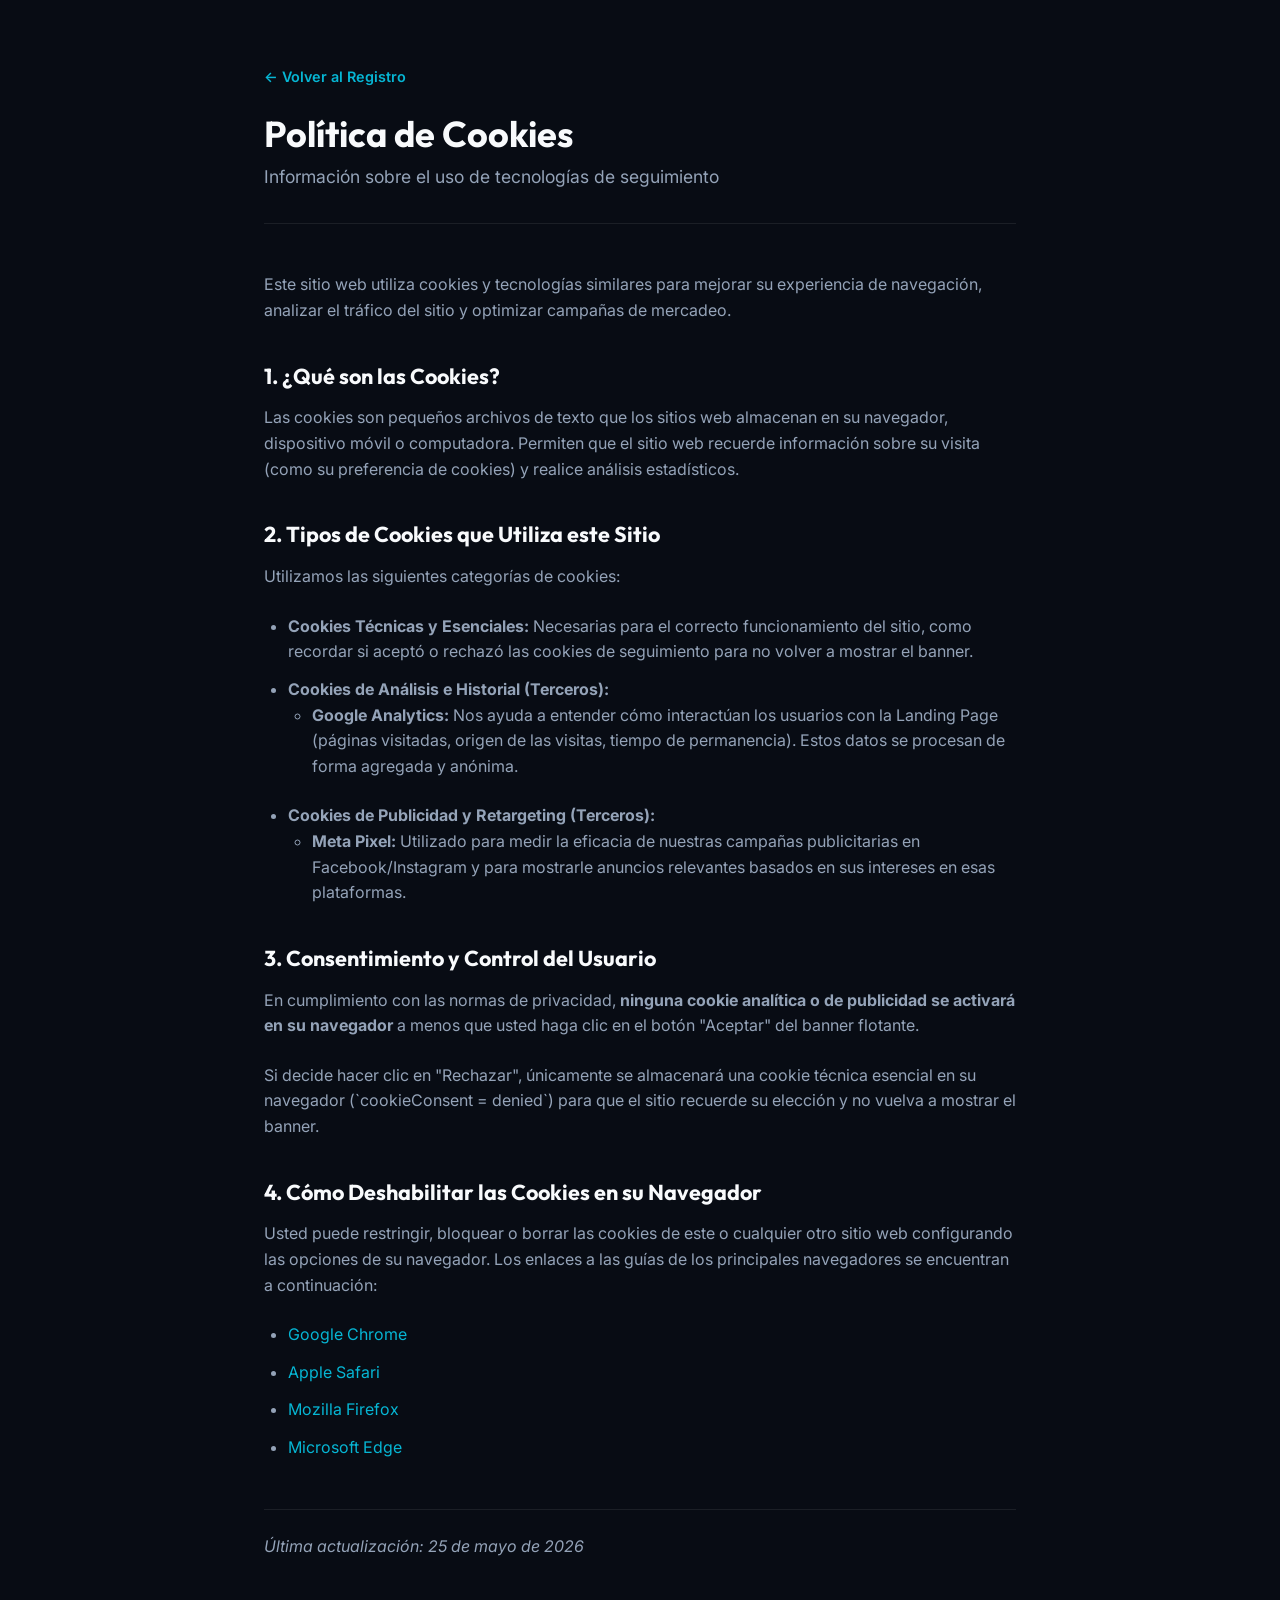
<file: politica-cookies.html>
<!DOCTYPE html>
<html lang="es">
<head>
    <meta charset="UTF-8">
    <meta name="viewport" content="width=device-width, initial-scale=1.0">
    <title>Política de Cookies | Webinar IA</title>
    <link rel="preconnect" href="https://fonts.googleapis.com">
    <link rel="preconnect" href="https://fonts.gstatic.com" crossorigin>
    <link href="https://fonts.googleapis.com/css2?family=Inter:wght@400;500;600&family=Outfit:wght@500;700&display=swap" rel="stylesheet">
    <link rel="stylesheet" href="css/style.css">
</head>
<body class="legal-page">
    <main class="legal-container">
        <header class="legal-header">
            <a href="index.html" class="back-link">← Volver al Registro</a>
            <h1>Política de Cookies</h1>
            <p class="subtitle">Información sobre el uso de tecnologías de seguimiento</p>
        </header>

        <section class="legal-content">
            <p>Este sitio web utiliza cookies y tecnologías similares para mejorar su experiencia de navegación, analizar el tráfico del sitio y optimizar campañas de mercadeo.</p>

            <h2>1. ¿Qué son las Cookies?</h2>
            <p>Las cookies son pequeños archivos de texto que los sitios web almacenan en su navegador, dispositivo móvil o computadora. Permiten que el sitio web recuerde información sobre su visita (como su preferencia de cookies) y realice análisis estadísticos.</p>

            <h2>2. Tipos de Cookies que Utiliza este Sitio</h2>
            <p>Utilizamos las siguientes categorías de cookies:</p>
            <ul>
                <li><strong>Cookies Técnicas y Esenciales:</strong> Necesarias para el correcto funcionamiento del sitio, como recordar si aceptó o rechazó las cookies de seguimiento para no volver a mostrar el banner.</li>
                <li><strong>Cookies de Análisis e Historial (Terceros):</strong>
                    <ul>
                        <li><strong>Google Analytics:</strong> Nos ayuda a entender cómo interactúan los usuarios con la Landing Page (páginas visitadas, origen de las visitas, tiempo de permanencia). Estos datos se procesan de forma agregada y anónima.</li>
                    </ul>
                </li>
                <li><strong>Cookies de Publicidad y Retargeting (Terceros):</strong>
                    <ul>
                        <li><strong>Meta Pixel:</strong> Utilizado para medir la eficacia de nuestras campañas publicitarias en Facebook/Instagram y para mostrarle anuncios relevantes basados en sus intereses en esas plataformas.</li>
                    </ul>
                </li>
            </ul>

            <h2>3. Consentimiento y Control del Usuario</h2>
            <p>En cumplimiento con las normas de privacidad, <strong>ninguna cookie analítica o de publicidad se activará en su navegador</strong> a menos que usted haga clic en el botón "Aceptar" del banner flotante.</p>
            <p>Si decide hacer clic en "Rechazar", únicamente se almacenará una cookie técnica esencial en su navegador (`cookieConsent = denied`) para que el sitio recuerde su elección y no vuelva a mostrar el banner.</p>

            <h2>4. Cómo Deshabilitar las Cookies en su Navegador</h2>
            <p>Usted puede restringir, bloquear o borrar las cookies de este o cualquier otro sitio web configurando las opciones de su navegador. Los enlaces a las guías de los principales navegadores se encuentran a continuación:</p>
            <ul>
                <li><a href="https://support.google.com/chrome/answer/95647?hl=es" target="_blank" rel="noopener noreferrer">Google Chrome</a></li>
                <li><a href="https://support.apple.com/es-es/guide/safari/sfri11471/mac" target="_blank" rel="noopener noreferrer">Apple Safari</a></li>
                <li><a href="https://support.mozilla.org/es/kb/habilitar-y-deshabilitar-cookies-sitios-web-rastrear-preferencias" target="_blank" rel="noopener noreferrer">Mozilla Firefox</a></li>
                <li><a href="https://support.microsoft.com/es-es/windows/eliminar-y-administrar-cookies-168dab11-0753-043d-7c16-ede5947fc64d" target="_blank" rel="noopener noreferrer">Microsoft Edge</a></li>
            </ul>

            <p class="last-update">Última actualización: 25 de mayo de 2026</p>
        </section>
    </main>
</body>
</html>
</file>
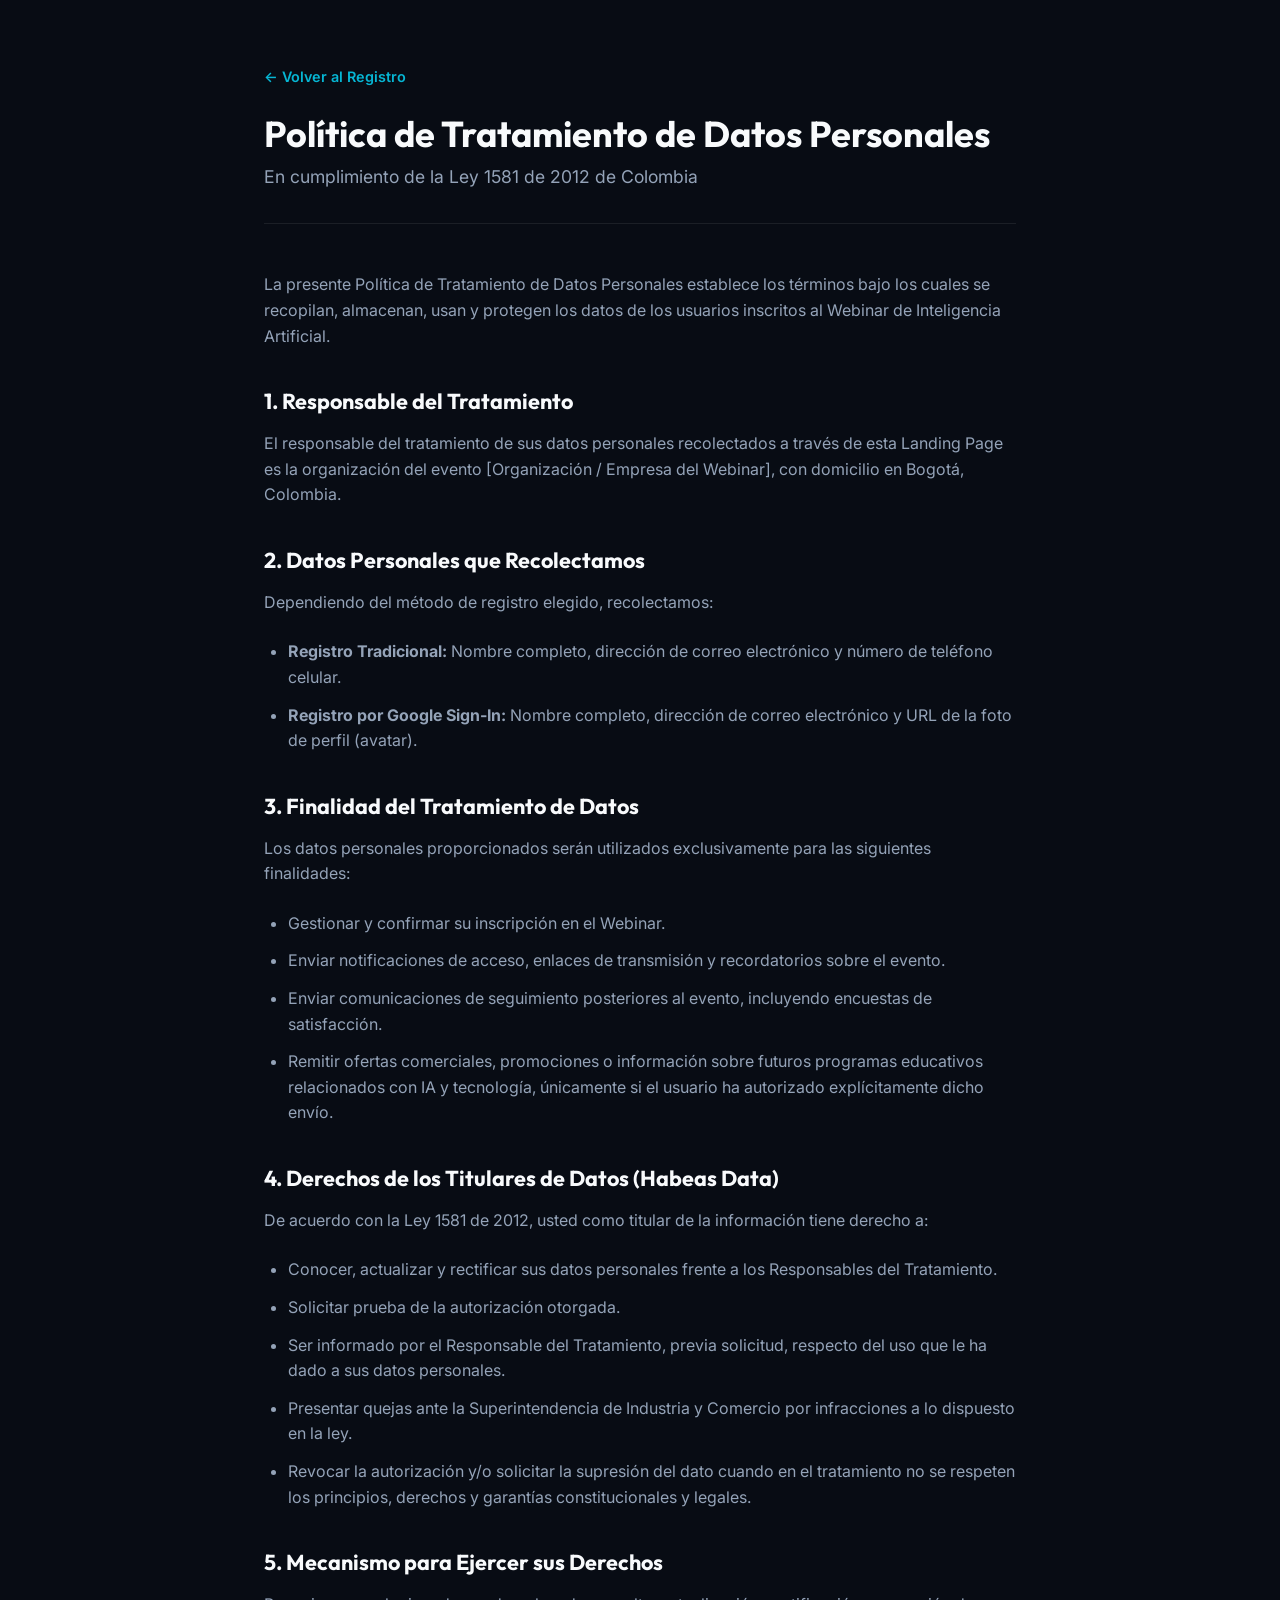
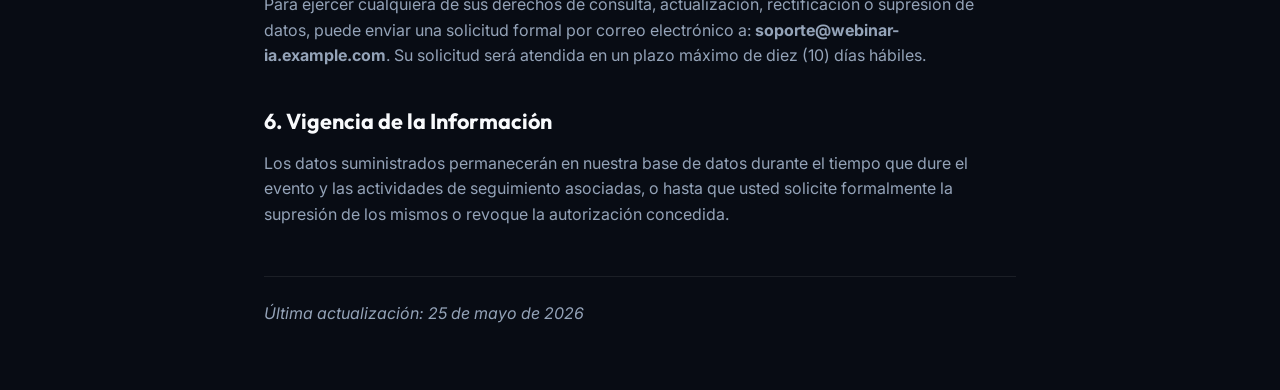
<file: politica-privacidad.html>
<!DOCTYPE html>
<html lang="es">
<head>
    <meta charset="UTF-8">
    <meta name="viewport" content="width=device-width, initial-scale=1.0">
    <title>Política de Privacidad y Tratamiento de Datos (Ley 1581) | Webinar IA</title>
    <link rel="preconnect" href="https://fonts.googleapis.com">
    <link rel="preconnect" href="https://fonts.gstatic.com" crossorigin>
    <link href="https://fonts.googleapis.com/css2?family=Inter:wght@400;500;600&family=Outfit:wght@500;700&display=swap" rel="stylesheet">
    <link rel="stylesheet" href="css/style.css">
</head>
<body class="legal-page">
    <main class="legal-container">
        <header class="legal-header">
            <a href="index.html" class="back-link">← Volver al Registro</a>
            <h1>Política de Tratamiento de Datos Personales</h1>
            <p class="subtitle">En cumplimiento de la Ley 1581 de 2012 de Colombia</p>
        </header>

        <section class="legal-content">
            <p>La presente Política de Tratamiento de Datos Personales establece los términos bajo los cuales se recopilan, almacenan, usan y protegen los datos de los usuarios inscritos al Webinar de Inteligencia Artificial.</p>

            <h2>1. Responsable del Tratamiento</h2>
            <p>El responsable del tratamiento de sus datos personales recolectados a través de esta Landing Page es la organización del evento [Organización / Empresa del Webinar], con domicilio en Bogotá, Colombia.</p>

            <h2>2. Datos Personales que Recolectamos</h2>
            <p>Dependiendo del método de registro elegido, recolectamos:</p>
            <ul>
                <li><strong>Registro Tradicional:</strong> Nombre completo, dirección de correo electrónico y número de teléfono celular.</li>
                <li><strong>Registro por Google Sign-In:</strong> Nombre completo, dirección de correo electrónico y URL de la foto de perfil (avatar).</li>
            </ul>

            <h2>3. Finalidad del Tratamiento de Datos</h2>
            <p>Los datos personales proporcionados serán utilizados exclusivamente para las siguientes finalidades:</p>
            <ul>
                <li>Gestionar y confirmar su inscripción en el Webinar.</li>
                <li>Enviar notificaciones de acceso, enlaces de transmisión y recordatorios sobre el evento.</li>
                <li>Enviar comunicaciones de seguimiento posteriores al evento, incluyendo encuestas de satisfacción.</li>
                <li>Remitir ofertas comerciales, promociones o información sobre futuros programas educativos relacionados con IA y tecnología, únicamente si el usuario ha autorizado explícitamente dicho envío.</li>
            </ul>

            <h2>4. Derechos de los Titulares de Datos (Habeas Data)</h2>
            <p>De acuerdo con la Ley 1581 de 2012, usted como titular de la información tiene derecho a:</p>
            <ul>
                <li>Conocer, actualizar y rectificar sus datos personales frente a los Responsables del Tratamiento.</li>
                <li>Solicitar prueba de la autorización otorgada.</li>
                <li>Ser informado por el Responsable del Tratamiento, previa solicitud, respecto del uso que le ha dado a sus datos personales.</li>
                <li>Presentar quejas ante la Superintendencia de Industria y Comercio por infracciones a lo dispuesto en la ley.</li>
                <li>Revocar la autorización y/o solicitar la supresión del dato cuando en el tratamiento no se respeten los principios, derechos y garantías constitucionales y legales.</li>
            </ul>

            <h2>5. Mecanismo para Ejercer sus Derechos</h2>
            <p>Para ejercer cualquiera de sus derechos de consulta, actualización, rectificación o supresión de datos, puede enviar una solicitud formal por correo electrónico a: <strong>soporte@webinar-ia.example.com</strong>. Su solicitud será atendida en un plazo máximo de diez (10) días hábiles.</p>

            <h2>6. Vigencia de la Información</h2>
            <p>Los datos suministrados permanecerán en nuestra base de datos durante el tiempo que dure el evento y las actividades de seguimiento asociadas, o hasta que usted solicite formalmente la supresión de los mismos o revoque la autorización concedida.</p>

            <p class="last-update">Última actualización: 25 de mayo de 2026</p>
        </section>
    </main>
</body>
</html>
</file>
<file: css/style.css>
/* ==========================================
   DISEÑO DE TOKENS & DISEÑO DE SISTEMAS (CSS)
   ========================================== */

:root {
    /* Paleta de Colores (Estilo Tech Dark) */
    --color-bg-base: #0B0F19;
    --color-bg-card: rgba(30, 41, 59, 0.45);
    --color-border-card: rgba(255, 255, 255, 0.08);
    --color-border-focus: #06B6D4;

    --color-primary: #6366F1;
    /* Indigo */
    --color-primary-hover: #4F46E5;
    --color-secondary: #06B6D4;
    /* Cyan */
    --color-secondary-hover: #0891B2;
    --color-accent: #8B5CF6;
    /* Violet */
    --color-success: #10B981;
    /* Emerald */
    --color-error: #EF4444;
    /* Red */

    /* Colores de Texto */
    --color-text-main: #F8FAFC;
    --color-text-muted: #94A3B8;
    --color-text-dark: #0F172A;

    /* Tipografía */
    --font-headings: 'Outfit', sans-serif;
    --font-body: 'Inter', sans-serif;

    /* Sombras y Efectos */
    --shadow-neon-primary: 0 0 15px rgba(99, 102, 241, 0.25);
    --shadow-neon-secondary: 0 0 15px rgba(6, 182, 212, 0.25);
    --shadow-card: 0 8px 32px 0 rgba(0, 0, 0, 0.37);
    --transition-smooth: all 0.3s cubic-bezier(0.4, 0, 0.2, 1);
}

/* ==========================================
   RESET & ESTILOS BASE
   ========================================== */

*,
*::before,
*::after {
    box-sizing: border-box;
    margin: 0;
    padding: 0;
}

body {
    background-color: var(--color-bg-base);
    color: var(--color-text-main);
    font-family: var(--font-body);
    line-height: 1.6;
    overflow-x: hidden;
}

h1,
h2,
h3,
h4 {
    font-family: var(--font-headings);
    font-weight: 700;
    line-height: 1.2;
}

a {
    color: var(--color-secondary);
    text-decoration: none;
    transition: var(--transition-smooth);
}

a:hover {
    color: var(--color-secondary-hover);
    text-decoration: underline;
}

img {
    max-width: 100%;
    height: auto;
    display: block;
}

/* Ocultar elementos mediante clase */
.hidden {
    display: none !important;
}

/* ==========================================
   HEADER PRINCIPAL
   ========================================== */

.main-header {
    border-bottom: 1px solid var(--color-border-card);
    background-color: rgba(11, 15, 25, 0.8);
    backdrop-filter: blur(8px);
    position: sticky;
    top: 0;
    z-index: 100;
    padding: 1.25rem 0;
}

.header-container {
    max-width: 1200px;
    margin: 0 auto;
    padding: 0 1.5rem;
    display: flex;
    justify-content: space-between;
    align-items: center;
}

.logo {
    font-family: var(--font-headings);
    font-size: 1.5rem;
    font-weight: 700;
    letter-spacing: -0.5px;
}

.logo-accent {
    color: var(--color-primary);
    text-shadow: var(--shadow-neon-primary);
}

.event-tag {
    background-color: rgba(255, 255, 255, 0.05);
    border: 1px solid var(--color-border-card);
    padding: 0.5rem 1rem;
    border-radius: 9999px;
    font-size: 0.85rem;
    font-weight: 600;
    display: flex;
    align-items: center;
    gap: 0.5rem;
}

.pulse-icon {
    width: 8px;
    height: 8px;
    background-color: var(--color-error);
    border-radius: 50%;
    display: inline-block;
    box-shadow: 0 0 0 0 rgba(239, 68, 68, 0.7);
    animation: pulse 1.6s infinite;
}

@keyframes pulse {
    0% {
        transform: scale(0.95);
        box-shadow: 0 0 0 0 rgba(239, 68, 68, 0.7);
    }

    70% {
        transform: scale(1);
        box-shadow: 0 0 0 8px rgba(239, 68, 68, 0);
    }

    100% {
        transform: scale(0.95);
        box-shadow: 0 0 0 0 rgba(239, 68, 68, 0);
    }
}

/* ==========================================
   DISEÑO DE REJILLA PRINCIPAL (MOBILE FIRST)
   ========================================== */

.landing-main {
    max-width: 1200px;
    margin: 3rem auto;
    padding: 0 1.5rem;
}

.main-grid {
    display: grid;
    grid-template-columns: 1fr;
    gap: 3.5rem;
    align-items: start;
}

@media (min-width: 992px) {
    .main-grid {
        grid-template-columns: 1.2fr 0.8fr;
    }
}

/* ==========================================
   COLUMNA IZQUIERDA: INFORMACIÓN
   ========================================== */

.info-column .pre-title {
    color: var(--color-secondary);
    font-family: var(--font-headings);
    font-size: 0.9rem;
    font-weight: 700;
    letter-spacing: 2px;
    margin-bottom: 0.75rem;
    text-transform: uppercase;
}

.info-column h1 {
    font-size: 2.25rem;
    margin-bottom: 1.5rem;
    background: linear-gradient(135deg, var(--color-text-main) 30%, var(--color-secondary) 100%);
    -webkit-background-clip: text;
    -webkit-text-fill-color: transparent;
}

@media (min-width: 768px) {
    .info-column h1 {
        font-size: 3rem;
    }
}

.hero-desc {
    font-size: 1.125rem;
    color: var(--color-text-muted);
    margin-bottom: 2.5rem;
}

/* Caja de Beneficios */
.features-box {
    background-color: rgba(255, 255, 255, 0.02);
    border: 1px solid var(--color-border-card);
    border-radius: 16px;
    padding: 2rem;
    margin-bottom: 2.5rem;
}

.features-box h2,
.agenda-box h2 {
    font-size: 1.5rem;
    margin-bottom: 1.5rem;
    color: var(--color-text-main);
}

.benefits-list {
    list-style: none;
}

.benefits-list li {
    display: flex;
    gap: 1rem;
    margin-bottom: 1.5rem;
}

.benefits-list li:last-child {
    margin-bottom: 0;
}

.benefit-icon {
    color: var(--color-success);
    font-weight: bold;
    font-size: 1.2rem;
    flex-shrink: 0;
}

.benefits-list strong {
    color: var(--color-text-main);
    display: block;
    margin-bottom: 0.25rem;
}

.benefits-list div {
    color: var(--color-text-muted);
}

/* Timeline Agenda */
.agenda-timeline {
    border-left: 2px solid rgba(255, 255, 255, 0.08);
    padding-left: 1.5rem;
    margin-left: 0.5rem;
}

.agenda-item {
    position: relative;
    margin-bottom: 2rem;
}

.agenda-item:last-child {
    margin-bottom: 0;
}

.agenda-item::before {
    content: '';
    width: 12px;
    height: 12px;
    background-color: var(--color-primary);
    border: 2px solid var(--color-bg-base);
    border-radius: 50%;
    position: absolute;
    left: calc(-1.5rem - 7px);
    top: 5px;
    box-shadow: var(--shadow-neon-primary);
}

.agenda-time {
    color: var(--color-secondary);
    font-weight: 700;
    font-size: 0.85rem;
    font-family: var(--font-headings);
    margin-bottom: 0.25rem;
}

.agenda-details h3 {
    font-size: 1.1rem;
    margin-bottom: 0.25rem;
}

.agenda-details p {
    color: var(--color-text-muted);
    font-size: 0.95rem;
}

/* ==========================================
   TARJETAS GLASSMORPHISM (REGISTRO & ÉXITO)
   ========================================== */

.glass-card {
    background: var(--color-bg-card);
    border: 1px solid var(--color-border-card);
    border-radius: 24px;
    padding: 2.5rem;
    box-shadow: var(--shadow-card);
    backdrop-filter: blur(12px);
    -webkit-backdrop-filter: blur(12px);
    position: sticky;
    top: 5.5rem;
    transition: var(--transition-smooth);
}

.glass-card:hover {
    border-color: rgba(255, 255, 255, 0.15);
    box-shadow: 0 12px 40px 0 rgba(0, 0, 0, 0.5);
}

.card-header {
    margin-bottom: 2rem;
    text-align: center;
}

.card-header h2 {
    font-size: 1.75rem;
    margin-bottom: 0.5rem;
}

.card-header p {
    color: var(--color-text-muted);
    font-size: 0.95rem;
}

/* Formularios & Inputs */
.registration-form .input-group {
    margin-bottom: 1.5rem;
    display: flex;
    flex-direction: column;
}

.registration-form label {
    font-size: 0.85rem;
    font-weight: 600;
    margin-bottom: 0.5rem;
    color: var(--color-text-main);
}

.registration-form input[type="text"],
.registration-form input[type="email"],
.registration-form input[type="tel"] {
    background-color: rgba(0, 0, 0, 0.25);
    border: 1px solid var(--color-border-card);
    border-radius: 10px;
    color: var(--color-text-main);
    padding: 0.75rem 1rem;
    font-family: var(--font-body);
    font-size: 0.95rem;
    transition: var(--transition-smooth);
    width: 100%;
}

.registration-form input:focus {
    outline: none;
    border-color: var(--color-border-focus);
    box-shadow: 0 0 0 3px rgba(6, 182, 212, 0.15);
    background-color: rgba(0, 0, 0, 0.4);
}

/* Error states */
.error-msg {
    color: var(--color-error);
    font-size: 0.8rem;
    margin-top: 0.35rem;
    display: none;
}

.input-group.invalid input {
    border-color: var(--color-error);
}

.input-group.invalid .error-msg {
    display: block;
}

/* Checkbox Ley 1581 */
.checkbox-group {
    display: flex;
    align-items: flex-start;
    gap: 0.75rem;
    margin-bottom: 1.5rem;
}

.checkbox-group input[type="checkbox"] {
    margin-top: 0.25rem;
    accent-color: var(--color-primary);
    cursor: pointer;
    width: 16px;
    height: 16px;
}

.checkbox-group label {
    font-size: 0.8rem;
    font-weight: 400;
    color: var(--color-text-muted);
    line-height: 1.4;
    user-select: none;
}

.checkbox-group label a {
    text-decoration: underline;
}

/* Botones */
.btn-primary {
    background: linear-gradient(135deg, var(--color-primary) 0%, var(--color-accent) 100%);
    border: none;
    border-radius: 12px;
    color: var(--color-text-main);
    cursor: pointer;
    font-family: var(--font-headings);
    font-size: 1.05rem;
    font-weight: 700;
    padding: 1rem;
    width: 100%;
    transition: var(--transition-smooth);
    box-shadow: var(--shadow-neon-primary);
}

.btn-primary:hover {
    transform: translateY(-2px);
    box-shadow: 0 0 25px rgba(99, 102, 241, 0.45);
    filter: brightness(1.1);
}

.btn-primary:active {
    transform: translateY(0);
}

/* OAuth Divider */
.oauth-divider {
    display: flex;
    align-items: center;
    text-align: center;
    color: var(--color-text-muted);
    font-size: 0.8rem;
    margin: 1.75rem 0;
    text-transform: uppercase;
    letter-spacing: 1px;
}

.oauth-divider::before,
.oauth-divider::after {
    content: '';
    flex: 1;
    border-bottom: 1px solid var(--color-border-card);
}

.oauth-divider:not(:empty)::before {
    margin-right: .75em;
}

.oauth-divider:not(:empty)::after {
    margin-left: .75em;
}

/* Contenedor de Google OAuth */
.google-oauth-container {
    display: flex;
    flex-direction: column;
    align-items: center;
    gap: 1rem;
}

/* Personalización del botón del SDK de Google */
#google-login-button {
    width: 100%;
    display: flex;
    justify-content: center;
}

.google-legal-notice {
    font-size: 0.75rem;
    color: var(--color-text-muted);
    text-align: center;
    line-height: 1.4;
}

/* ==========================================
   TARJETA DE ÉXITO Y PERFIL DE USUARIO
   ========================================== */

.success-card {
    text-align: center;
    display: flex;
    flex-direction: column;
    align-items: center;
}

.success-icon-wrapper {
    width: 60px;
    height: 60px;
    background-color: rgba(16, 185, 129, 0.1);
    border: 2px solid var(--color-success);
    border-radius: 50%;
    display: flex;
    align-items: center;
    justify-content: center;
    margin-bottom: 1.5rem;
    box-shadow: 0 0 15px rgba(16, 185, 129, 0.2);
}

.success-icon {
    color: var(--color-success);
    font-size: 1.75rem;
    font-weight: 700;
}

.success-intro {
    color: var(--color-text-muted);
    margin-bottom: 2rem;
}

.user-profile-box {
    background-color: rgba(0, 0, 0, 0.2);
    border: 1px solid var(--color-border-card);
    border-radius: 16px;
    padding: 1.25rem;
    width: 100%;
    display: flex;
    align-items: center;
    gap: 1.25rem;
    text-align: left;
    margin-bottom: 2rem;
}

.user-avatar {
    width: 56px;
    height: 56px;
    border-radius: 50%;
    border: 2px solid var(--color-secondary);
    box-shadow: var(--shadow-neon-secondary);
}

.user-details h3 {
    font-size: 1.1rem;
    margin-bottom: 0.15rem;
}

.user-details p {
    color: var(--color-text-muted);
    font-size: 0.85rem;
    margin-bottom: 0.5rem;
}

.badge {
    background-color: rgba(99, 102, 241, 0.15);
    border: 1px solid rgba(99, 102, 241, 0.3);
    color: var(--color-primary);
    font-size: 0.75rem;
    font-weight: 600;
    padding: 0.2rem 0.6rem;
    border-radius: 9999px;
    display: inline-block;
}

.webinar-event-details {
    background-color: rgba(255, 255, 255, 0.02);
    border: 1px solid var(--color-border-card);
    border-radius: 12px;
    padding: 1.25rem;
    width: 100%;
    text-align: left;
    font-size: 0.9rem;
    margin-bottom: 2rem;
    display: flex;
    flex-direction: column;
    gap: 0.75rem;
}

.btn-secondary {
    background: transparent;
    border: 1px solid var(--color-border-card);
    border-radius: 12px;
    color: var(--color-text-muted);
    cursor: pointer;
    font-family: var(--font-headings);
    font-size: 0.95rem;
    font-weight: 600;
    padding: 0.75rem;
    width: 100%;
    transition: var(--transition-smooth);
}

.btn-secondary:hover {
    color: var(--color-text-main);
    border-color: rgba(255, 255, 255, 0.25);
    background-color: rgba(255, 255, 255, 0.02);
}

/* ==========================================
   BANNER DE COOKIES
   ========================================== */

.cookie-banner {
    position: fixed;
    bottom: 2rem;
    left: 50%;
    transform: translateX(-50%) translateY(0);
    width: 90%;
    max-width: 800px;
    background: rgba(15, 23, 42, 0.95);
    border: 1px solid var(--color-border-card);
    border-radius: 16px;
    padding: 1.5rem;
    box-shadow: 0 20px 25px -5px rgba(0, 0, 0, 0.5), 0 10px 10px -5px rgba(0, 0, 0, 0.5);
    backdrop-filter: blur(16px);
    -webkit-backdrop-filter: blur(16px);
    z-index: 1000;
    transition: transform 0.4s cubic-bezier(0.16, 1, 0.3, 1), opacity 0.4s ease;
    opacity: 1;
}

.cookie-banner.hidden {
    transform: translateX(-50%) translateY(150px);
    opacity: 0;
    pointer-events: none;
}

.cookie-banner-container {
    display: flex;
    flex-direction: column;
    gap: 1.25rem;
    align-items: flex-start;
}

@media (min-width: 768px) {
    .cookie-banner-container {
        flex-direction: row;
        justify-content: space-between;
        align-items: center;
    }
}

.cookie-text h3 {
    font-size: 1.1rem;
    margin-bottom: 0.35rem;
}

.cookie-text p {
    color: var(--color-text-muted);
    font-size: 0.85rem;
    line-height: 1.4;
}

.cookie-text p a {
    text-decoration: underline;
}

.cookie-actions {
    display: flex;
    gap: 0.75rem;
    width: 100%;
    flex-shrink: 0;
}

@media (min-width: 768px) {
    .cookie-actions {
        width: auto;
    }
}

.btn-cookie-primary,
.btn-cookie-secondary {
    font-family: var(--font-headings);
    font-size: 0.85rem;
    font-weight: 700;
    padding: 0.65rem 1.25rem;
    border-radius: 8px;
    cursor: pointer;
    transition: var(--transition-smooth);
    width: 50%;
    text-align: center;
}

@media (min-width: 768px) {

    .btn-cookie-primary,
    .btn-cookie-secondary {
        width: auto;
    }
}

.btn-cookie-primary {
    background-color: var(--color-secondary);
    border: none;
    color: var(--color-text-dark);
}

.btn-cookie-primary:hover {
    background-color: var(--color-secondary-hover);
    transform: translateY(-1px);
}

.btn-cookie-secondary {
    background-color: transparent;
    border: 1px solid var(--color-border-card);
    color: var(--color-text-muted);
}

.btn-cookie-secondary:hover {
    color: var(--color-text-main);
    border-color: rgba(255, 255, 255, 0.25);
}

/* ==========================================
   PÁGINAS LEGALES (PRIVACIDAD & COOKIES)
   ========================================== */

.legal-page {
    background-color: #080C14;
}

.legal-container {
    max-width: 800px;
    margin: 4rem auto;
    padding: 0 1.5rem;
}

.legal-header {
    margin-bottom: 3rem;
    border-bottom: 1px solid var(--color-border-card);
    padding-bottom: 2rem;
}

.back-link {
    font-size: 0.9rem;
    font-weight: 600;
    display: inline-block;
    margin-bottom: 1.5rem;
}

.legal-header h1 {
    font-size: 2.25rem;
    margin-bottom: 0.5rem;
}

.legal-header .subtitle {
    color: var(--color-text-muted);
    font-size: 1.1rem;
}

.legal-content p {
    color: var(--color-text-muted);
    margin-bottom: 1.5rem;
    font-size: 1rem;
}

.legal-content h2 {
    font-size: 1.35rem;
    margin-top: 2.5rem;
    margin-bottom: 1rem;
    color: var(--color-text-main);
}

.legal-content ul {
    margin-left: 1.5rem;
    margin-bottom: 1.5rem;
    color: var(--color-text-muted);
}

.legal-content li {
    margin-bottom: 0.75rem;
}

.last-update {
    font-style: italic;
    font-size: 0.85rem;
    margin-top: 3rem;
    border-top: 1px solid var(--color-border-card);
    padding-top: 1.5rem;
}

/* ==========================================
   FOOTER PRINCIPAL
   ========================================== */

.main-footer {
    border-top: 1px solid var(--color-border-card);
    background-color: rgba(11, 15, 25, 0.9);
    padding: 2.5rem 0;
    margin-top: 6rem;
    font-size: 0.85rem;
    color: var(--color-text-muted);
}

.footer-container {
    max-width: 1200px;
    margin: 0 auto;
    padding: 0 1.5rem;
    display: flex;
    flex-direction: column;
    gap: 1rem;
    align-items: center;
}

@media (min-width: 768px) {
    .footer-container {
        flex-direction: row;
        justify-content: space-between;
    }
}

.footer-nav a {
    color: var(--color-text-muted);
    margin: 0 0.5rem;
}

.footer-nav a:hover {
    color: var(--color-secondary);
}
</file>
